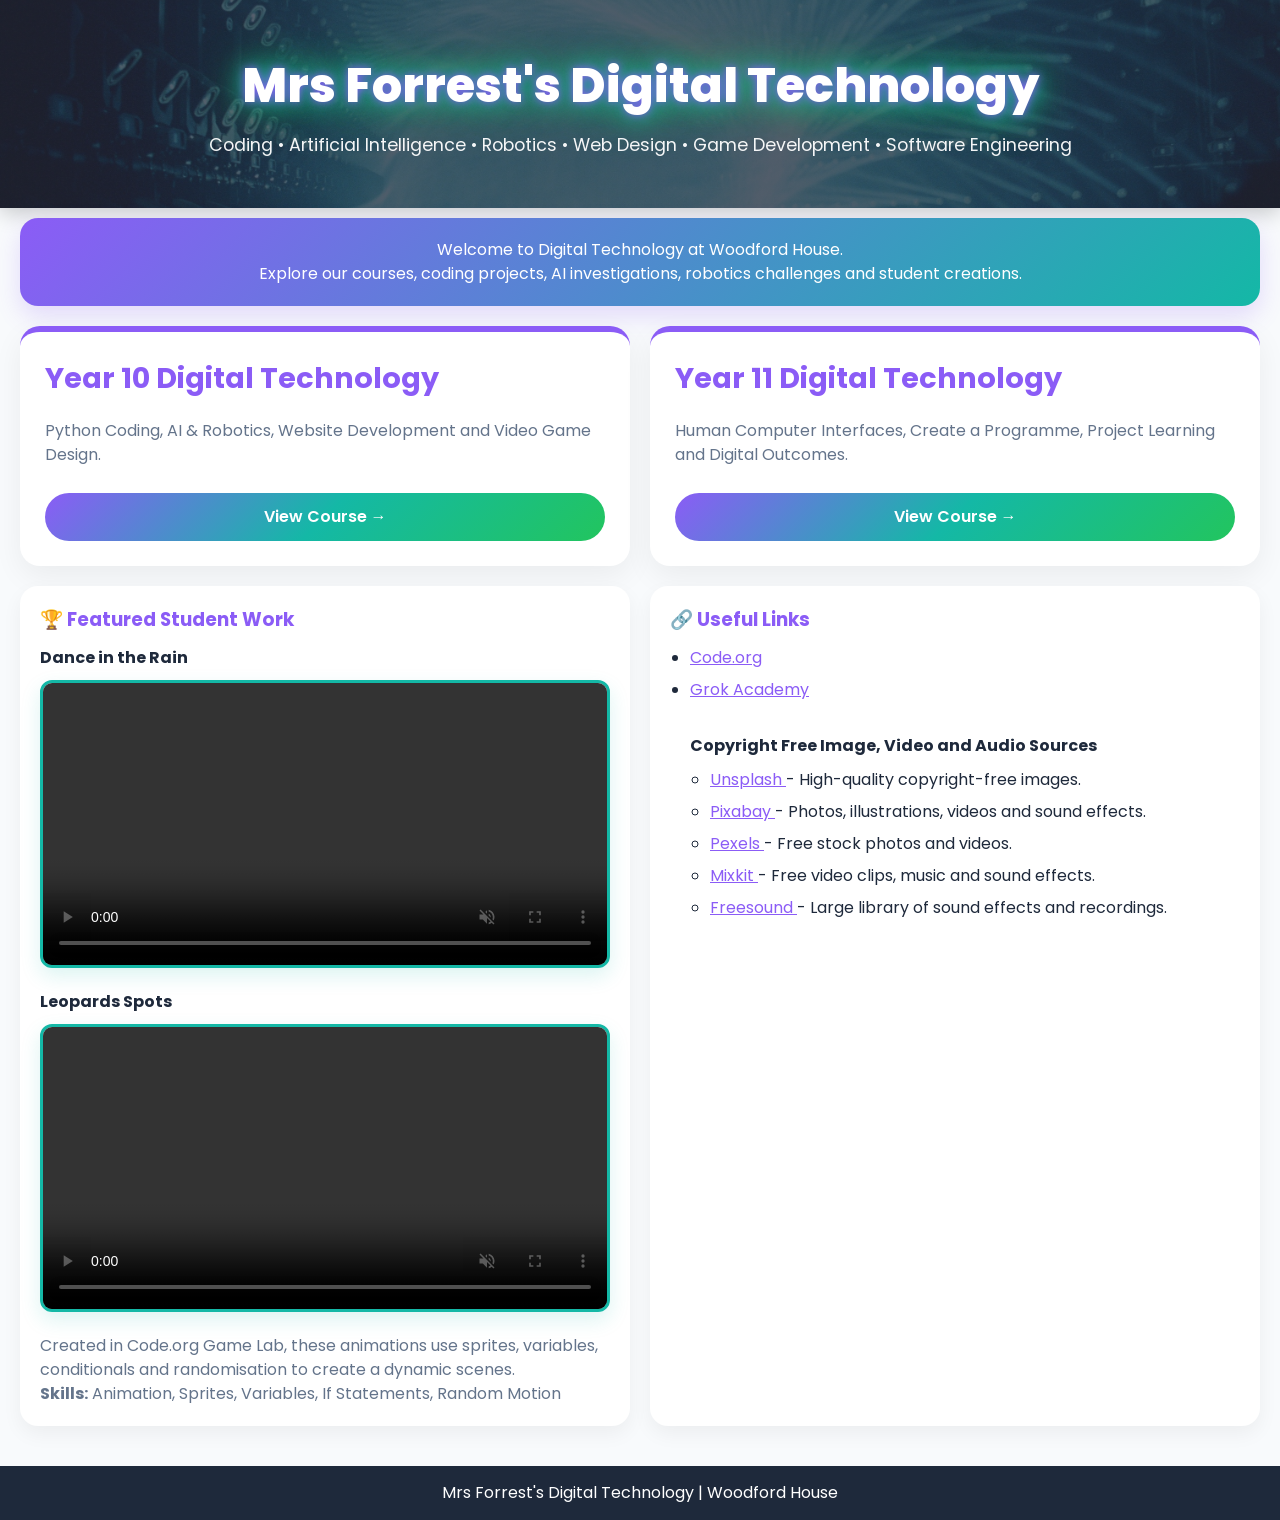
<file: index.html>
<!DOCTYPE html>
<html lang="en">

<head>
    <meta charset="UTF-8">
    <meta name="viewport" content="width=device-width, initial-scale=1.0">

    <title>Mrs Forrest's Digital Technology</title>

    <link rel="stylesheet" href="style.css">

    <link rel="preconnect" href="https://fonts.googleapis.com">
    <link rel="preconnect" href="https://fonts.gstatic.com" crossorigin>

    <link href="https://fonts.googleapis.com/css2?family=Poppins:wght@300;400;600;700;800&display=swap"
        rel="stylesheet">
</head>

<body>

    <header>
        <h1>Mrs Forrest's Digital Technology</h1>

        <p>
            Coding • Artificial Intelligence • Robotics • Web Design • Game Development • Software Engineering
        </p>
    </header>

    <main>

        <div class="notice">
    
            <p>
                Welcome to Digital Technology at Woodford House. <br>
                Explore our courses, coding projects, AI investigations,
                robotics challenges and student creations.
            </p>
        </div>

        <div class="button-container">

            <a href="year10.html" class="card">

                <h2>Year 10 Digital Technology</h2>

                <p>
                    Python Coding, AI & Robotics,
                    Website Development and Video Game Design.
                </p>

                <span class="btn">View Course →</span>

            </a>

            <a href="year11.html" class="card">

                <h2>Year 11 Digital Technology</h2>

                <p>
                    Human Computer Interfaces,
                    Create a Programme,
                    Project Learning and Digital Outcomes.
                </p>

                <span class="btn">View Course →</span>

            </a>

        </div>

        <div class="mini-sections">

            <div class="small-card">

                <h3>🏆 Featured Student Work</h3>

                <h4>Dance in the Rain</h4>
                
                <video class="showcase-video" controls autoplay muted loop>
                    <source src="Ava.mp4" type="video/mp4">
                    Your browser does not support video playback.
                </video>
                
                <h4>Leopards Spots</h4>

                <video class="showcase-video" controls autoplay muted loop>
                    <source src="Adelaide.mp4" type="video/mp4">
                    Your browser does not support video playback.
                </video>

                <p>
                    Created in Code.org Game Lab, these animations use
                    sprites, variables, conditionals and randomisation
                    to create a dynamic scenes.
                </p>

                <p>
                    <strong>Skills:</strong>
                    Animation, Sprites, Variables,
                    If Statements, Random Motion
                </p>

            </div>

            <div class="small-card">

                <h3>🔗 Useful Links</h3>

                <ul>
                    
                    <li>
                        <a href="https://code.org" target="_blank">
                            Code.org
                        </a>
                    </li>

                    <li>
                        <a href="https://grokacademy.org/" target="_blank">
                            Grok Academy
                        </a>
                    </li>
<br>

<h4>Copyright Free Image, Video and Audio Sources</h4>

<ul>

    <li>
        <a href="https://unsplash.com/" target="_blank">
            Unsplash
        </a>
        - High-quality copyright-free images.
    </li>

    <li>
        <a href="https://pixabay.com/" target="_blank">
            Pixabay
        </a>
        - Photos, illustrations, videos and sound effects.
    </li>

    <li>
        <a href="https://www.pexels.com/" target="_blank">
            Pexels
        </a>
        - Free stock photos and videos.
    </li>

    <li>
        <a href="https://mixkit.co/" target="_blank">
            Mixkit
        </a>
        - Free video clips, music and sound effects.
    </li>

    <li>
        <a href="https://freesound.org/" target="_blank">
            Freesound
        </a>
        - Large library of sound effects and recordings.
    </li>

</ul>



                </ul>

            </div>

        </div>

    </main>

    <footer>
        <p>
            Mrs Forrest's Digital Technology | Woodford House
        </p>
    </footer>

</body>

</html>
</file>
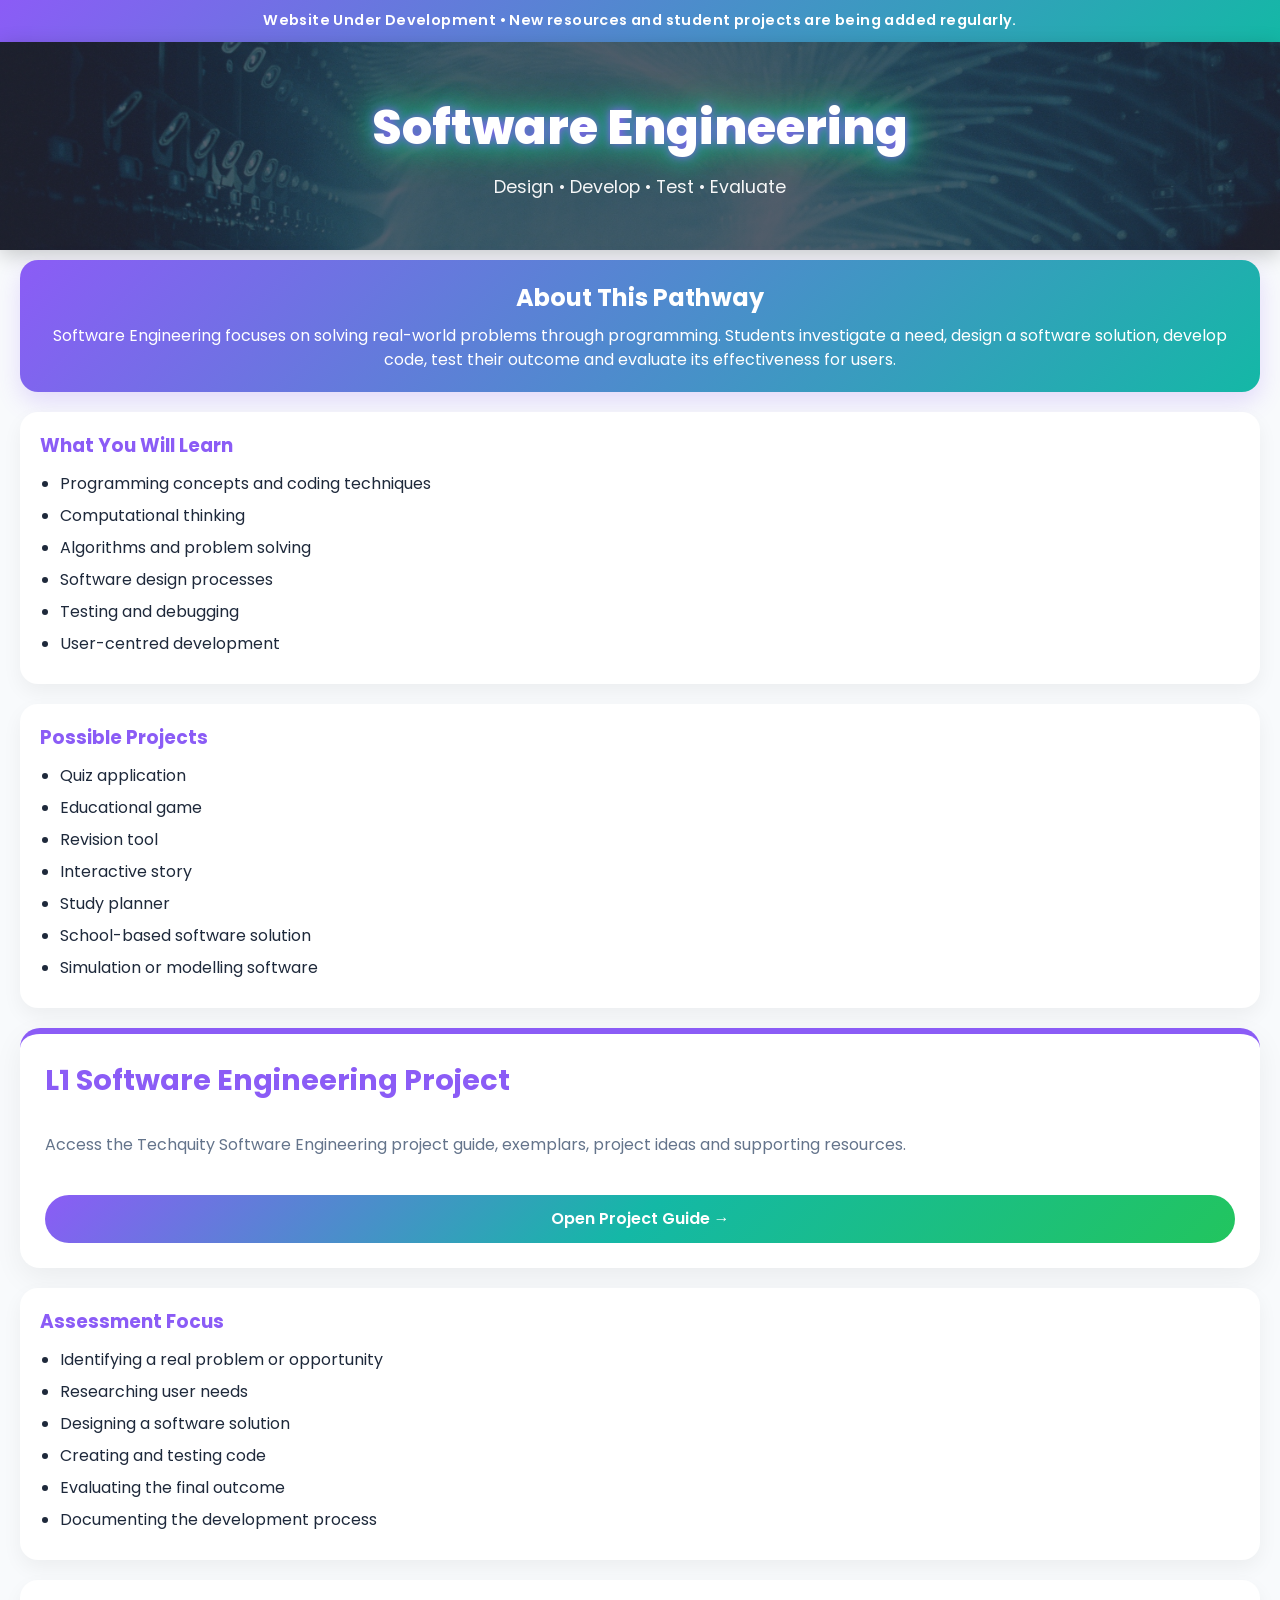
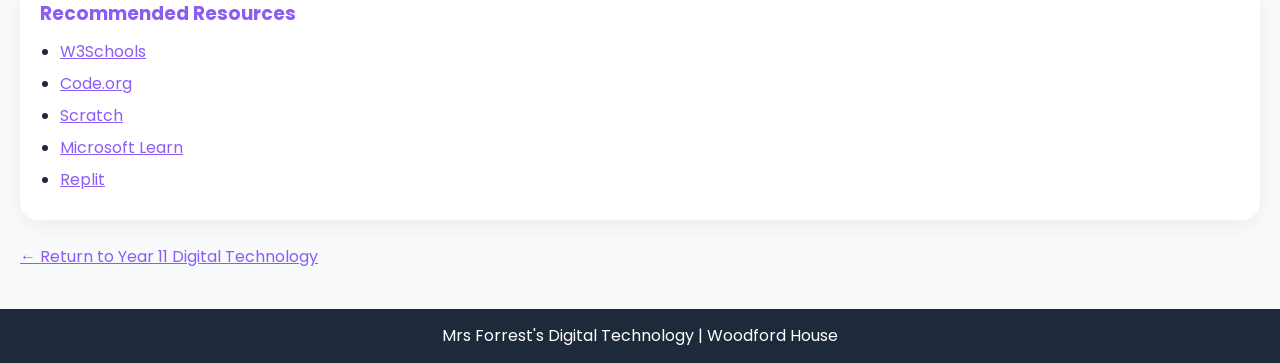
<file: software-engineering.html>
<!DOCTYPE html>
<html lang="en">

<head>
    <meta charset="UTF-8">
    <meta name="viewport" content="width=device-width, initial-scale=1.0">

    <title>Software Engineering | Year 11 Digital Technology</title>

    <link rel="stylesheet" href="style.css">

    <link rel="preconnect" href="https://fonts.googleapis.com">
    <link rel="preconnect" href="https://fonts.gstatic.com" crossorigin>

    <link href="https://fonts.googleapis.com/css2?family=Poppins:wght@300;400;600;700;800&display=swap"
          rel="stylesheet">
</head>

<body>

    <div class="development-banner">
        Website Under Development • New resources and student projects are being added regularly.
    </div>

    <header>
        <h1>Software Engineering</h1>

        <p>
            Design • Develop • Test • Evaluate
        </p>
    </header>

    <main>

        <div class="notice">

            <h3>About This Pathway</h3>

            <p>
                Software Engineering focuses on solving real-world problems
                through programming. Students investigate a need, design a
                software solution, develop code, test their outcome and evaluate
                its effectiveness for users.
            </p>

        </div>

        <div class="small-card">

            <h3>What You Will Learn</h3>

            <ul>
                <li>Programming concepts and coding techniques</li>
                <li>Computational thinking</li>
                <li>Algorithms and problem solving</li>
                <li>Software design processes</li>
                <li>Testing and debugging</li>
                <li>User-centred development</li>
            </ul>

        </div>

        <div class="small-card" style="margin-top:20px;">

            <h3>Possible Projects</h3>

            <ul>
                <li>Quiz application</li>
                <li>Educational game</li>
                <li>Revision tool</li>
                <li>Interactive story</li>
                <li>Study planner</li>
                <li>School-based software solution</li>
                <li>Simulation or modelling software</li>
            </ul>

        </div>

        <div class="card" style="margin-top:20px;">

            <h2>L1 Software Engineering Project</h2>

            <p>
                Access the Techquity Software Engineering project guide,
                exemplars, project ideas and supporting resources.
            </p>

            <a href="https://www.secondary.techquity.co.nz/level-1/l1-software-engineering-project"
               target="_blank"
               class="btn">

                Open Project Guide →

            </a>

        </div>

        <div class="small-card" style="margin-top:20px;">

            <h3>Assessment Focus</h3>

            <ul>

                <li>Identifying a real problem or opportunity</li>

                <li>Researching user needs</li>

                <li>Designing a software solution</li>

                <li>Creating and testing code</li>

                <li>Evaluating the final outcome</li>

                <li>Documenting the development process</li>

            </ul>

        </div>

        <div class="small-card" style="margin-top:20px;">

            <h3>Recommended Resources</h3>

            <ul>

                <li>
                    <a href="https://www.w3schools.com" target="_blank">
                        W3Schools
                    </a>
                </li>

                <li>
                    <a href="https://code.org" target="_blank">
                        Code.org
                    </a>
                </li>

                <li>
                    <a href="https://scratch.mit.edu" target="_blank">
                        Scratch
                    </a>
                </li>

                <li>
                    <a href="https://learn.microsoft.com" target="_blank">
                        Microsoft Learn
                    </a>
                </li>

                <li>
                    <a href="https://replit.com" target="_blank">
                        Replit
                    </a>
                </li>

            </ul>

        </div>

        <div style="margin-top:25px;">

            <a href="year11.html" class="back-link">
                ← Return to Year 11 Digital Technology
            </a>

        </div>

    </main>

    <footer>
        <p>
            Mrs Forrest's Digital Technology | Woodford House
        </p>
    </footer>

</body>

</html>
</file>
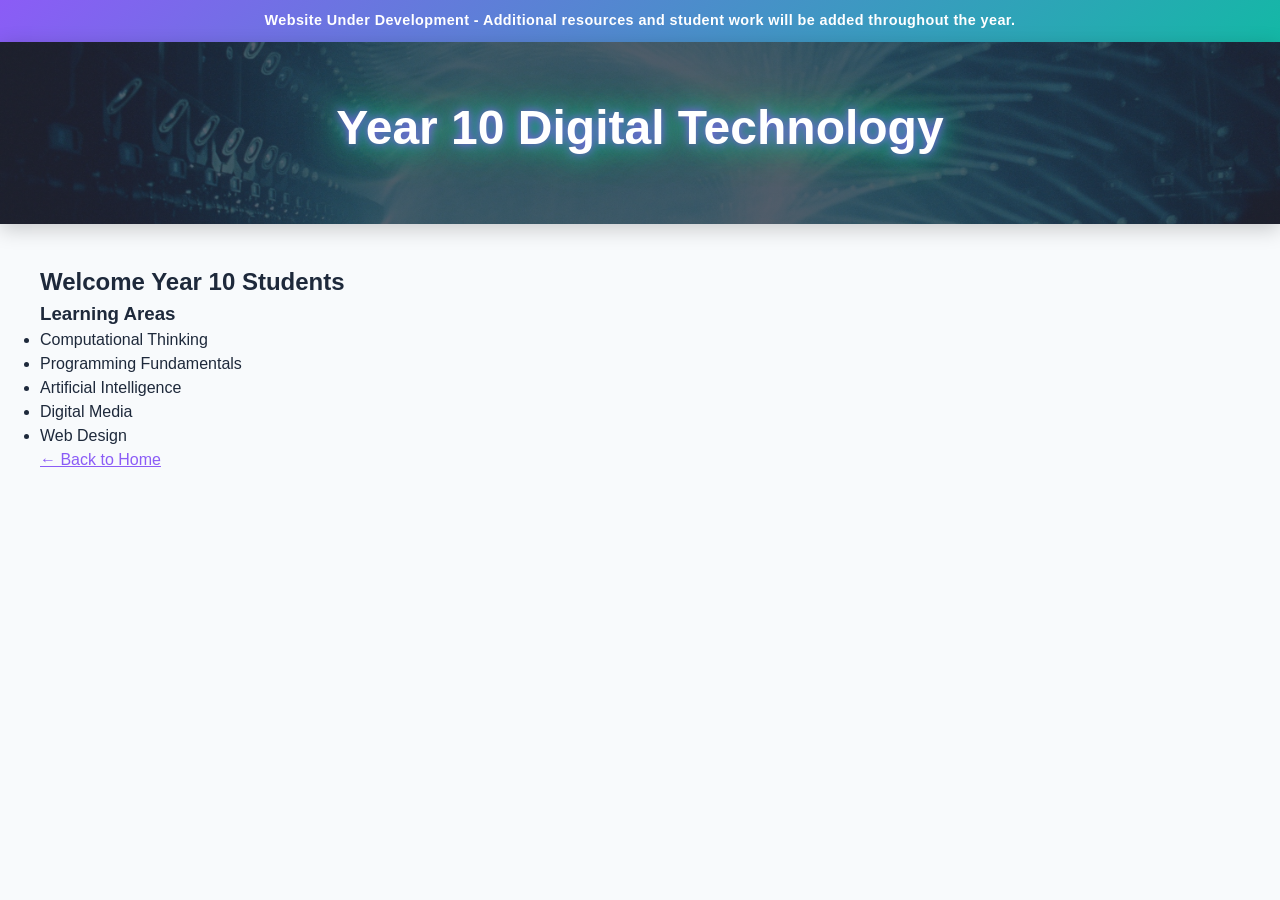
<file: year10.html>
<!DOCTYPE html>
<html lang="en">
<div class="development-banner">
Website Under Development - Additional resources and student work will be added throughout the year.

</div>
<head>
    <meta charset="UTF-8">
    <title>Year 10 Digital Technology</title>
    <link rel="stylesheet" href="style.css">
</head>
<body>

<header>
    <h1>Year 10 Digital Technology</h1>
</header>

<main style="padding:40px;">
    <h2>Welcome Year 10 Students</h2>
    
    <h3>Learning Areas</h3>
    <ul>
        <li>Computational Thinking</li>
        <li>Programming Fundamentals</li>
        <li>Artificial Intelligence</li>
        <li>Digital Media</li>
        <li>Web Design</li>
    </ul>

    <a href="index.html">← Back to Home</a>
</main>

</body>
</html>
</file>
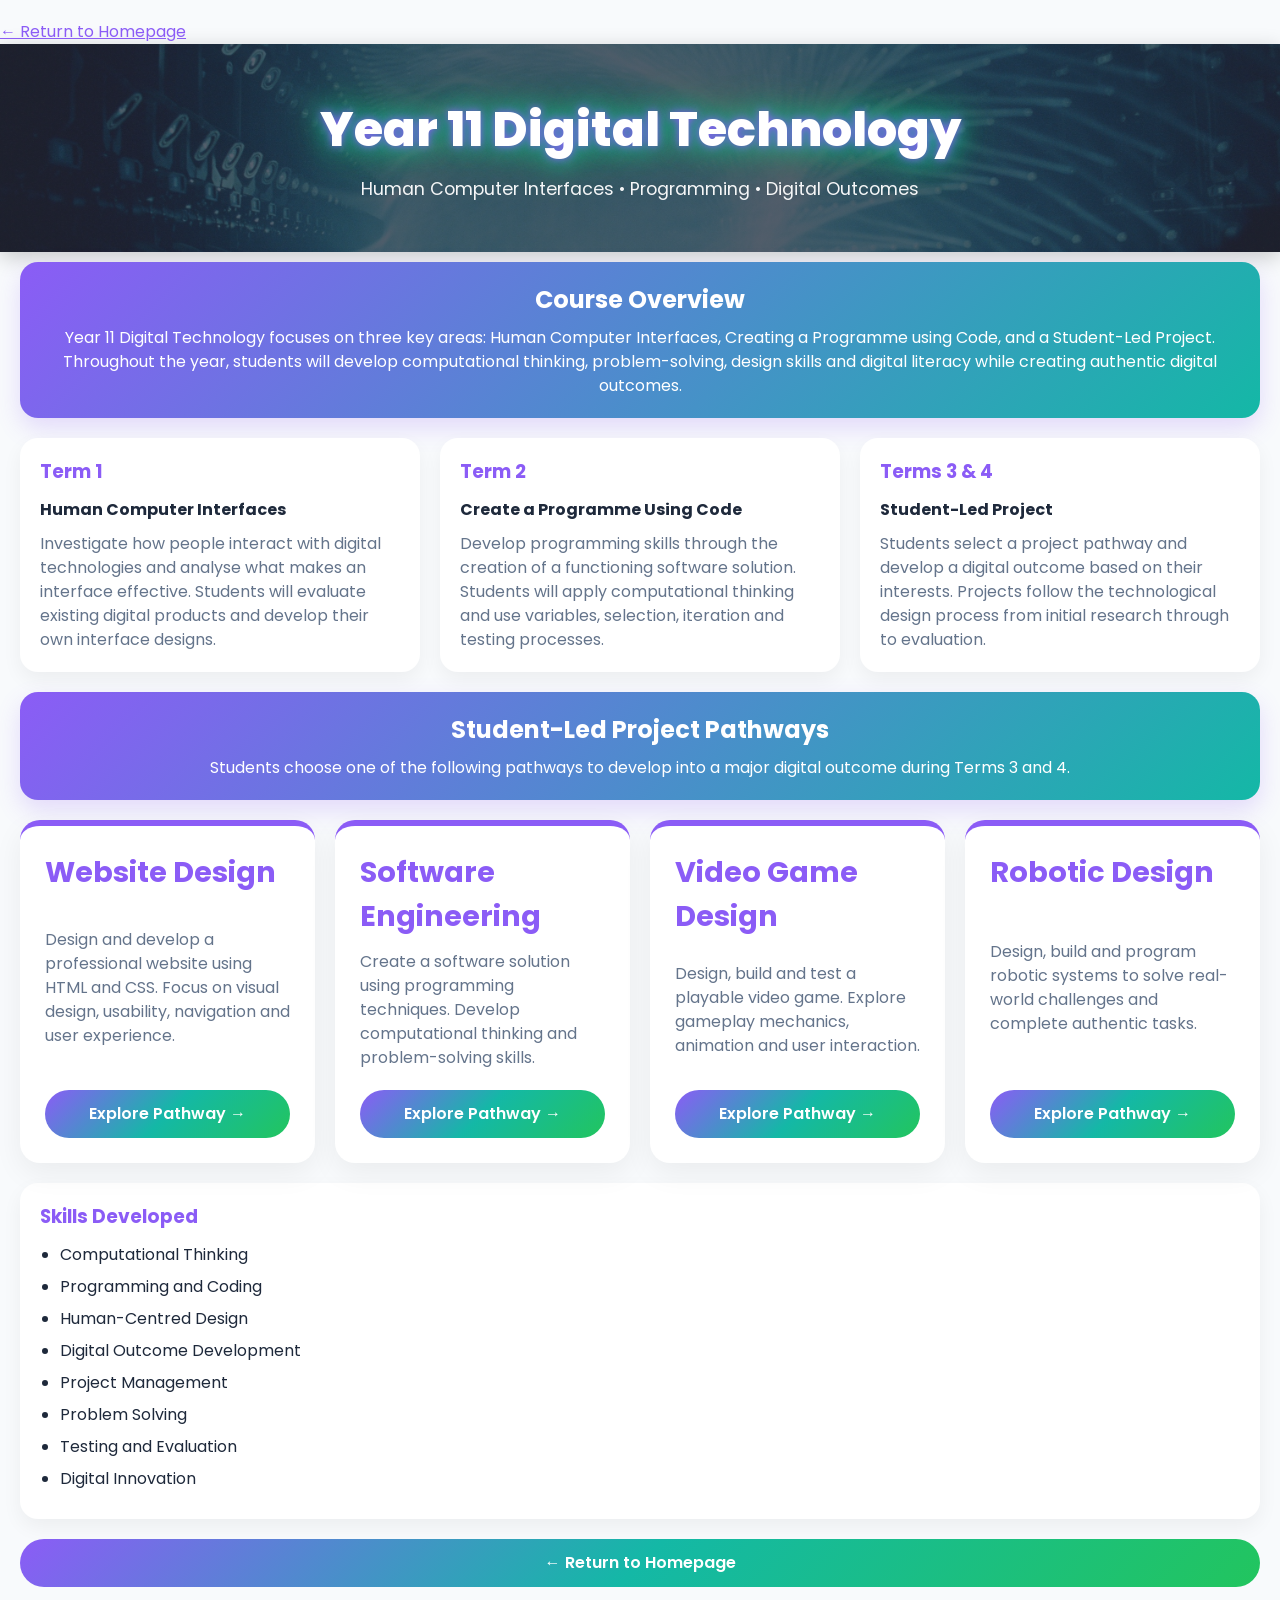
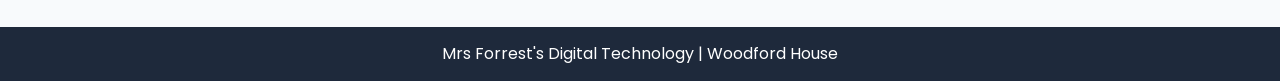
<file: year11.html>
<!DOCTYPE html>
<html lang="en">

<head>
    <meta charset="UTF-8">
    <meta name="viewport" content="width=device-width, initial-scale=1.0">

    <title>Year 11 Digital Technology</title>

    <link rel="stylesheet" href="style.css">

    <link rel="preconnect" href="https://fonts.googleapis.com">
    <link rel="preconnect" href="https://fonts.gstatic.com" crossorigin>

    <link href="https://fonts.googleapis.com/css2?family=Poppins:wght@300;400;600;700;800&display=swap"
        rel="stylesheet">
</head>

<body>
         <div style="margin-top:20px;">

            <a href="index.html" class="back-link">
                ← Return to Homepage
            </a>

        </div>

    <header>
        <h1>Year 11 Digital Technology</h1>

        <p>
            Human Computer Interfaces • Programming • Digital Outcomes
        </p>
    </header>

    <main>

        <div class="notice">
            <h3>Course Overview</h3>

            <p>
                Year 11 Digital Technology focuses on three key areas:
                Human Computer Interfaces, Creating a Programme using Code,
                and a Student-Led Project. Throughout the year, students
                will develop computational thinking, problem-solving,
                design skills and digital literacy while creating authentic
                digital outcomes.
            </p>
        </div>

        <div class="mini-sections">

            <div class="small-card">

                <h3>Term 1</h3>

                <h4>Human Computer Interfaces</h4>

                <p>
                    Investigate how people interact with digital technologies
                    and analyse what makes an interface effective. Students
                    will evaluate existing digital products and develop their
                    own interface designs.
                </p>

            </div>

            <div class="small-card">

                <h3>Term 2</h3>

                <h4>Create a Programme Using Code</h4>

                <p>
                    Develop programming skills through the creation of a
                    functioning software solution. Students will apply
                    computational thinking and use variables, selection,
                    iteration and testing processes.
                </p>

            </div>

            <div class="small-card">

                <h3>Terms 3 & 4</h3>

                <h4>Student-Led Project</h4>

                <p>
                    Students select a project pathway and develop a digital
                    outcome based on their interests. Projects follow the
                    technological design process from initial research
                    through to evaluation.
                </p>

            </div>

        </div>

        <div class="notice" style="margin-top:20px;">

            <h3>Student-Led Project Pathways</h3>

            <p>
                Students choose one of the following pathways to develop into
                a major digital outcome during Terms 3 and 4.
            </p>

        </div>

        <div class="button-container">

            <a href="website-design.html" class="card">

                <h2>Website Design</h2>

                <p>
                    Design and develop a professional website using HTML and CSS.
                    Focus on visual design, usability, navigation and user experience.
                </p>

                <span class="btn">Explore Pathway →</span>

            </a>

            <a href="software-engineering.html" class="card">

                <h2>Software Engineering</h2>

                <p>
                    Create a software solution using programming techniques.
                    Develop computational thinking and problem-solving skills.
                </p>

                <span class="btn">Explore Pathway →</span>

            </a>

            <a href="video-game-design.html" class="card">

                <h2>Video Game Design</h2>

                <p>
                    Design, build and test a playable video game.
                    Explore gameplay mechanics, animation and user interaction.
                </p>

                <span class="btn">Explore Pathway →</span>

            </a>

            <a href="robotic-design.html" class="card">

                <h2>Robotic Design</h2>

                <p>
                    Design, build and program robotic systems to solve
                    real-world challenges and complete authentic tasks.
                </p>

                <span class="btn">Explore Pathway →</span>

            </a>

        </div>

        <div class="small-card" style="margin-top:20px;">

            <h3>Skills Developed</h3>

            <ul>
                <li>Computational Thinking</li>
                <li>Programming and Coding</li>
                <li>Human-Centred Design</li>
                <li>Digital Outcome Development</li>
                <li>Project Management</li>
                <li>Problem Solving</li>
                <li>Testing and Evaluation</li>
                <li>Digital Innovation</li>
            </ul>

        </div>
        <div style="margin-top:20px;">

            <a href="index.html" class="btn">
                ← Return to Homepage
            </a>

        </div>

    </main>

    <footer>
        <p>
            Mrs Forrest's Digital Technology | Woodford House
        </p>
    </footer>

</body>

</html>
</file>
<file: style.css>
* {
    margin: 0;
    padding: 0;
    box-sizing: border-box;
}
/* =================================
   DEVELOPMENT BANNER
================================= */
.development-banner {

    background:
        linear-gradient(
            135deg,
            #8B5CF6,
            #14B8A6
        );

    color: white;

    text-align: center;

    padding: 10px 20px;

    font-size: 0.9rem;

    font-weight: 600;

    letter-spacing: 0.4px;

    box-shadow:
        0 3px 10px rgba(139,92,246,0.15);
}
/* =================================
   BODY
================================= */

body {
    font-family: 'Poppins', sans-serif;
    background: #F8FAFC;
    color: #1E293B;
    line-height: 1.5;
}

/* =================================
   HEADER
================================= */

header {
    background:
        linear-gradient(
            rgba(30,41,59,0.75),
            rgba(30,41,59,0.75)
        ),
        url("digital-background2.jpg");

    background-size: cover;
    background-position: center 50%;
    background-repeat: no-repeat;

    color: white;
    text-align: center;

    padding: 50px 20px;

    box-shadow:
        0 5px 20px rgba(0,0,0,0.2);
}

header h1 {
    font-size: 3rem;
    font-weight: 800;

    margin-bottom: 10px;

    text-shadow:
        0 0 10px #8B5CF6,
        0 0 25px #14B8A6,
        0 0 40px #22C55E;
}

header p {
    font-size: 1.1rem;
    color: rgba(255,255,255,0.95);
}

/* =================================
   MAIN AREA
================================= */

main {
    max-width: 1400px;
    margin: auto;
    padding: 10px 20px 20px;
}

/* =================================
   WELCOME BANNER
================================= */

.notice {
    width: 100%;

    text-align: center;

    padding: 20px;

    margin-bottom: 20px;

    border-radius: 18px;

    background:
        linear-gradient(
            135deg,
            #8B5CF6,
            #14B8A6
        );

    color: white;

    box-shadow:
        0 10px 25px rgba(139,92,246,0.20);
}

.notice h3 {
    font-size: 1.5rem;
    margin-bottom: 8px;
}

/* =================================
   YEAR 10 / YEAR 11 PANELS
================================= */

.button-container {
    display: flex;
    gap: 20px;
    width: 100%;
}

.card {
    flex: 1;

    background: white;

    padding: 25px;

    border-radius: 20px;

    border-top: 6px solid #8B5CF6;

    text-decoration: none;

    color: #1E293B;

    min-height: 240px;

    display: flex;
    flex-direction: column;
    justify-content: space-between;

    box-shadow:
        0 10px 30px rgba(0,0,0,0.06);

    transition: all 0.3s ease;
}

.card:hover {

    transform: translateY(-8px);

    border-top-color: #F8D66D;

    box-shadow:
        0 20px 40px rgba(139,92,246,0.18);
}

.card h2 {
    color: #8B5CF6;
    font-size: 1.8rem;
    margin-bottom: 12px;
}

.card p {
    color: #64748B;
    margin-bottom: 20px;
}

/* =================================
   BUTTONS
================================= */

.btn {
    display: block;

    width: 100%;

    text-align: center;

    text-decoration: none;

    padding: 12px;

    border-radius: 30px;

    background:
        linear-gradient(
            135deg,
            #8B5CF6,
            #14B8A6,
            #22C55E
        );

    color: white;

    font-weight: 600;

    transition: all 0.3s ease;
}

.btn:hover {
    background:
        linear-gradient(
            135deg,
            #F8D66D,
            #FBBF24
        );

    color: #1E293B;
}

/* =================================
   LOWER SECTION
================================= */

.mini-sections {
    display: flex;

    gap: 20px;

    margin-top: 20px;

    flex-wrap: nowrap;
}

/* =================================
   SMALL CARDS
================================= */

.small-card {
    flex: 1;

    min-width: 0;

    background: white;

    padding: 20px;

    border-radius: 18px;

    box-shadow:
        0 8px 20px rgba(0,0,0,0.05);
}

/* Student Work */

.showcase-card {
    border-top: 5px solid #14B8A6;
}

/* Useful Links */

.links-card {
    border-top: 5px solid #F8D66D;
}

.small-card h3 {
    color: #8B5CF6;
    margin-bottom: 12px;
}

.small-card h4 {
    color: #1E293B;
    margin-bottom: 10px;
}

.small-card p {
    color: #64748B;
}

.small-card ul {
    margin-left: 20px;
}

.small-card li {
    margin-bottom: 8px;
}

/* =================================
   SHOWCASE VIDEO
================================= */

.showcase-video {
    width: 100%;

    border-radius: 12px;

    margin-bottom: 15px;

    border: 3px solid #14B8A6;

    box-shadow:
        0 8px 20px rgba(20,184,166,0.15);
}

/* =================================
   TABLES
================================= */

table {
    width: 100%;
    border-collapse: collapse;
    background: white;
}

th {
    background: #8B5CF6;
    color: white;

    padding: 12px;

    text-align: left;
}

td {
    padding: 12px;

    border-bottom: 1px solid #E5E7EB;
}

/* =================================
   LINKS
================================= */

a {
    color: #8B5CF6;
}

a:hover {
    color: #22C55E;
}

/* =================================
   FOOTER
================================= */

footer {
    background: #1E293B;

    color: white;

    text-align: center;

    padding: 15px;

    margin-top: 20px;
}

/* =================================
   MOBILE
================================= */

@media (max-width: 900px) {

    .button-container {
        flex-direction: column;
    }

    .mini-sections {
        flex-direction: column;
    }

    .small-card {
        width: 100%;
    }

    .card {
        min-height: auto;
    }

    header h1 {
        font-size: 2.2rem;
    }

    .back-link {

    display: inline-block;

    color: #8B5CF6;

    text-decoration: none;

    font-weight: 600;

    padding: 8px 0;

    transition: 0.3s;
}

.back-link:hover {

    color: #14B8A6;
}
}
</file>
